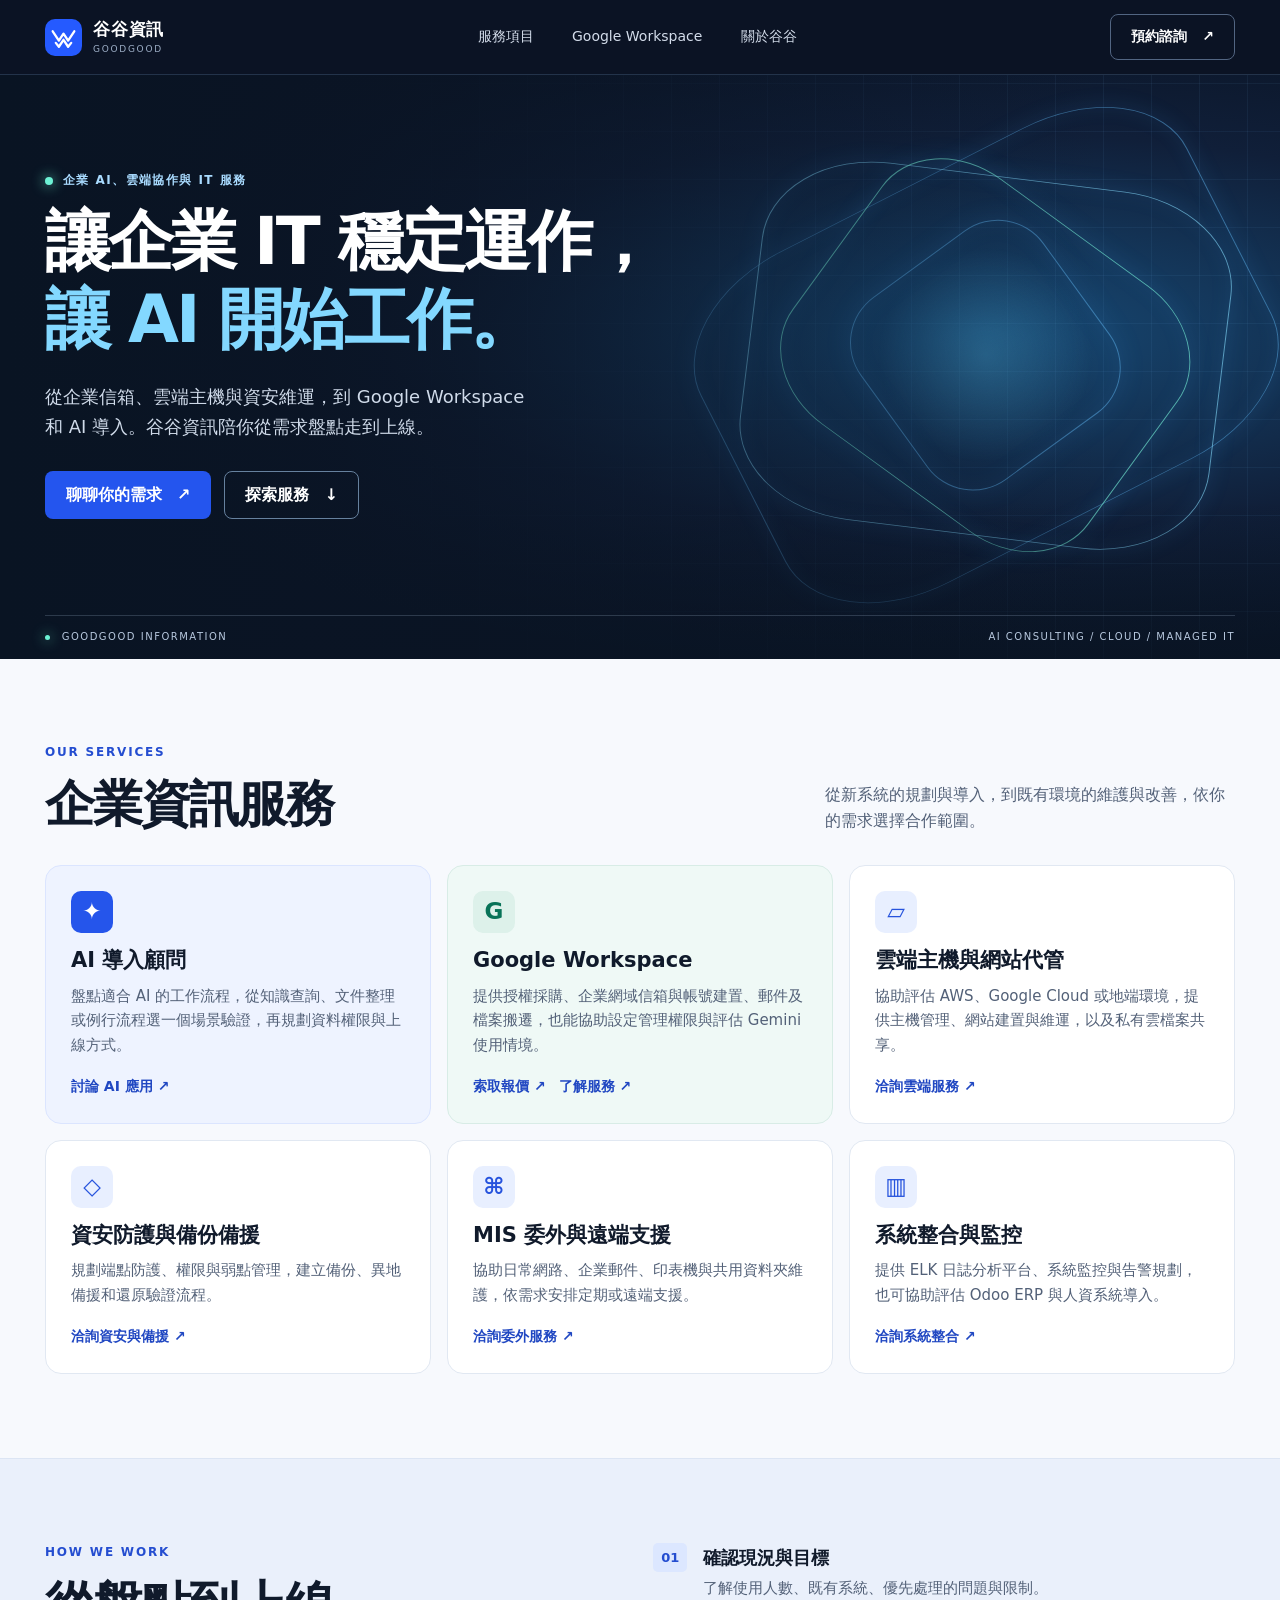
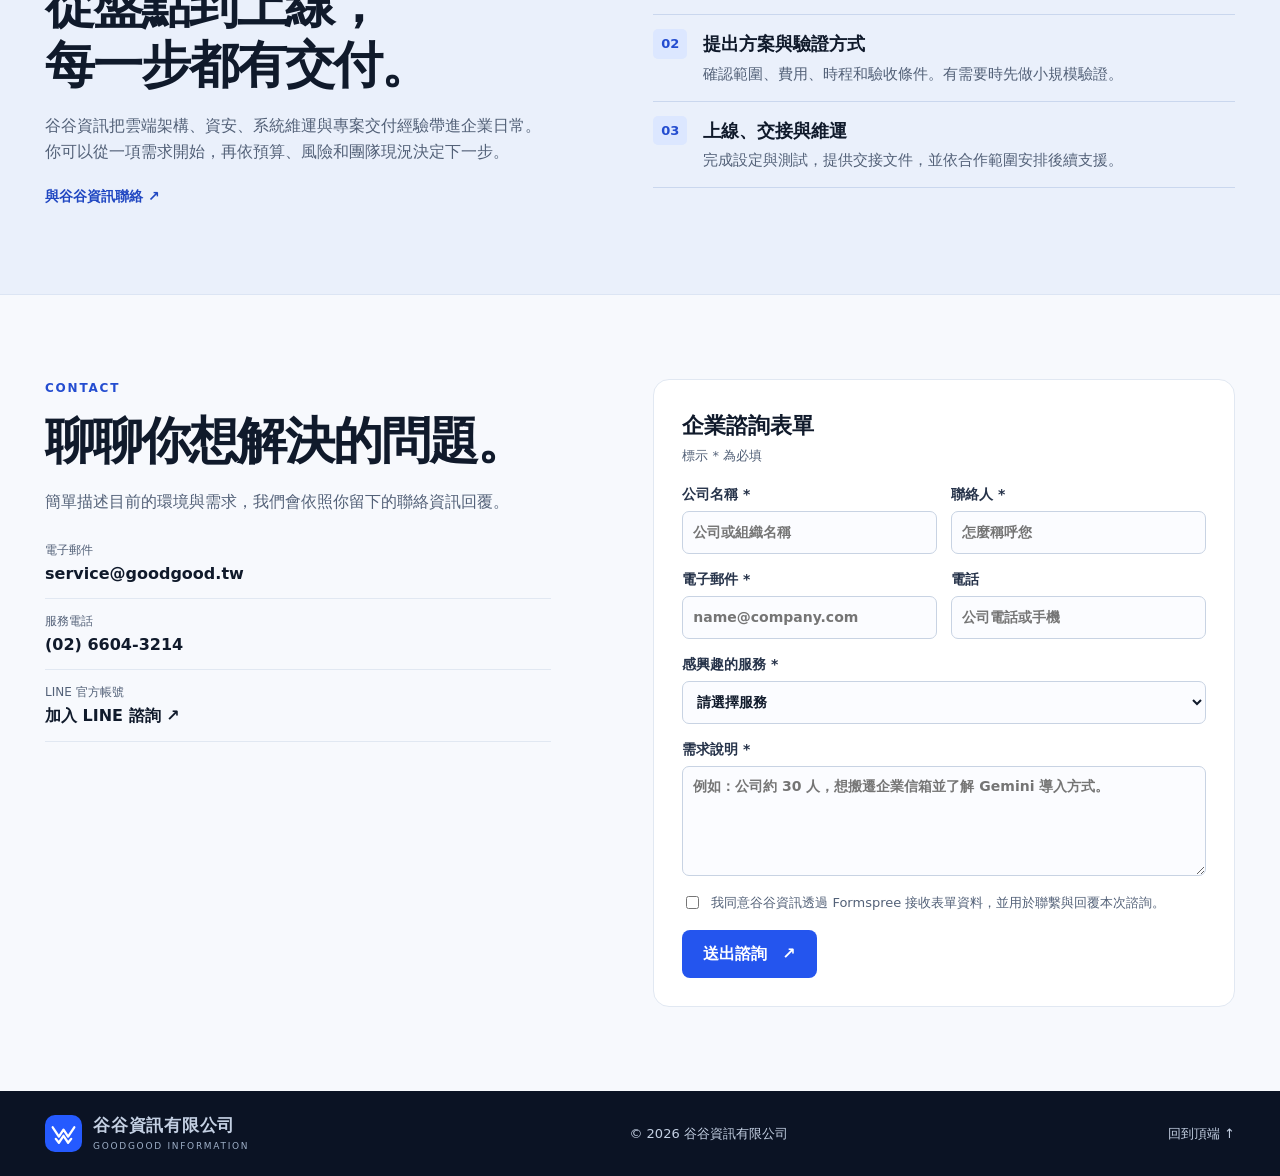
<file: index.html>
<!doctype html>
<html lang="zh-Hant-TW">
<head>
<meta charset="utf-8">
<meta name="viewport" content="width=device-width, initial-scale=1">
<meta name="description" content="谷谷資訊提供企業 AI 導入顧問、Google Workspace 採購與搬遷、雲端主機、資安備援及 MIS 委外服務。">
<meta name="theme-color" content="#0b1324">
<title>谷谷資訊 GoodGood｜AI 導入、Google Workspace 與企業 IT 服務</title>
<link rel="icon" href="assets/mark.svg" type="image/svg+xml">
<link rel="stylesheet" href="styles.css">
<script defer src="script.js"></script>
<script defer src="workspace.js"></script>
</head>
<body id="top">
<a href="#main" class="skip">跳至主要內容</a>
<header class="header">
  <div class="wrap nav">
    <a class="brand" href="#top" aria-label="谷谷資訊首頁"><img src="assets/mark.svg" width="37" height="37" alt=""><span><b>谷谷資訊</b><small>GOODGOOD</small></span></a>
    <button type="button" class="menu" aria-controls="nav-links" aria-expanded="false" hidden>選單 <span aria-hidden="true">☰</span></button>
    <nav id="nav-links" aria-label="主選單"><a href="#services">服務項目</a><a href="workspace.html">Google Workspace</a><a href="about.html">關於谷谷</a></nav>
    <a class="button nav-cta" href="#contact">預約諮詢 <span aria-hidden="true">↗</span></a>
  </div>
</header>
<main id="main">
<section class="hero" aria-labelledby="headline">
  <div class="hero-art" aria-hidden="true"><div class="hero-orbits"><span></span><span></span><span></span><span></span></div></div>
  <div class="wrap hero-inner">
    <p class="kicker hero-kicker"><i></i> 企業 AI、雲端協作與 IT 服務</p>
    <h1 id="headline">讓企業 IT 穩定運作，<br><em>讓 AI 開始工作。</em></h1>
    <p class="hero-description">從企業信箱、雲端主機與資安維運，到 Google Workspace 和 AI 導入。谷谷資訊陪你從需求盤點走到上線。</p>
    <div class="actions"><a class="button primary" href="#contact">聊聊你的需求 <span aria-hidden="true">↗</span></a><a class="button ghost" href="#services">探索服務 <span aria-hidden="true">↓</span></a></div>
  </div>
  <div class="wrap hero-footer" aria-hidden="true"><span><i></i> GOODGOOD INFORMATION</span><span>AI CONSULTING / CLOUD / MANAGED IT</span></div>
</section>
<section class="section wrap" id="services">
  <div class="section-head"><div><p class="kicker">OUR SERVICES</p><h2>企業資訊服務</h2></div><p>從新系統的規劃與導入，到既有環境的維護與改善，依你的需求選擇合作範圍。</p></div>
  <div class="cards">
    <article class="card card-ai" id="ai"><span class="icon" aria-hidden="true">✦</span><h3>AI 導入顧問</h3><p>盤點適合 AI 的工作流程，從知識查詢、文件整理或例行流程選一個場景驗證，再規劃資料權限與上線方式。</p><a href="#contact" data-topic="AI 導入顧問">討論 AI 應用 <span aria-hidden="true">↗</span></a></article>
    <article class="card card-workspace" id="workspace"><span class="icon google" aria-hidden="true">G</span><h3>Google Workspace</h3><p>提供授權採購、企業網域信箱與帳號建置、郵件及檔案搬遷，也能協助設定管理權限與評估 Gemini 使用情境。</p><div class="card-actions"><a href="#contact" data-topic="Google Workspace 採購與導入">索取報價 <span aria-hidden="true">↗</span></a><a href="workspace.html">了解服務 <span aria-hidden="true">↗</span></a></div></article>
    <article class="card"><span class="icon" aria-hidden="true">▱</span><h3>雲端主機與網站代管</h3><p>協助評估 AWS、Google Cloud 或地端環境，提供主機管理、網站建置與維運，以及私有雲檔案共享。</p><a href="#contact" data-topic="雲端主機與網站代管">洽詢雲端服務 <span aria-hidden="true">↗</span></a></article>
    <article class="card"><span class="icon" aria-hidden="true">◇</span><h3>資安防護與備份備援</h3><p>規劃端點防護、權限與弱點管理，建立備份、異地備援和還原驗證流程。</p><a href="#contact" data-topic="資安防護與備份備援">洽詢資安與備援 <span aria-hidden="true">↗</span></a></article>
    <article class="card"><span class="icon" aria-hidden="true">⌘</span><h3>MIS 委外與遠端支援</h3><p>協助日常網路、企業郵件、印表機與共用資料夾維護，依需求安排定期或遠端支援。</p><a href="#contact" data-topic="MIS 委外與遠端支援">洽詢委外服務 <span aria-hidden="true">↗</span></a></article>
    <article class="card"><span class="icon" aria-hidden="true">▥</span><h3>系統整合與監控</h3><p>提供 ELK 日誌分析平台、系統監控與告警規劃，也可協助評估 Odoo ERP 與人資系統導入。</p><a href="#contact" data-topic="系統整合與監控">洽詢系統整合 <span aria-hidden="true">↗</span></a></article>
  </div>
</section>
<section class="about section" id="about">
  <div class="wrap about-grid">
    <div><p class="kicker">HOW WE WORK</p><h2>從盤點到上線，<br>每一步都有交付。</h2><p>谷谷資訊把雲端架構、資安、系統維運與專案交付經驗帶進企業日常。你可以從一項需求開始，再依預算、風險和團隊現況決定下一步。</p><a class="text-link" href="#contact">與谷谷資訊聯絡 <span aria-hidden="true">↗</span></a></div>
    <ol class="steps">
      <li><b>01</b><div><h3>確認現況與目標</h3><p>了解使用人數、既有系統、優先處理的問題與限制。</p></div></li>
      <li><b>02</b><div><h3>提出方案與驗證方式</h3><p>確認範圍、費用、時程和驗收條件。有需要時先做小規模驗證。</p></div></li>
      <li><b>03</b><div><h3>上線、交接與維運</h3><p>完成設定與測試，提供交接文件，並依合作範圍安排後續支援。</p></div></li>
    </ol>
  </div>
</section>
<section class="section wrap contact" id="contact">
  <div class="contact-copy"><p class="kicker">CONTACT</p><h2>聊聊你想解決的問題。</h2><p>簡單描述目前的環境與需求，我們會依照你留下的聯絡資訊回覆。</p>
    <address><a href="mailto:service@goodgood.tw"><span>電子郵件</span><strong>service@goodgood.tw</strong></a><a href="tel:+886266043214"><span>服務電話</span><strong>(02) 6604-3214</strong></a><a href="https://lin.ee/8RBv5tV"><span>LINE 官方帳號</span><strong>加入 LINE 諮詢 <i aria-hidden="true">↗</i></strong></a></address>
  </div>
  <form id="consultation" action="https://formspree.io/f/xnpqwlad" method="post">
    <h3>企業諮詢表單</h3><p class="required-note">標示 * 為必填</p>
    <input type="hidden" name="source" value="谷谷資訊新版官網">
    <div class="form-grid">
      <label>公司名稱 *<input name="company" autocomplete="organization" required maxlength="120" placeholder="公司或組織名稱"></label>
      <label>聯絡人 *<input name="name" autocomplete="name" required maxlength="80" placeholder="怎麼稱呼您"></label>
      <label>電子郵件 *<input name="email" type="email" autocomplete="email" required maxlength="254" placeholder="name@company.com"></label>
      <label>電話<input name="phone" type="tel" autocomplete="tel" maxlength="40" placeholder="公司電話或手機"></label>
      <label class="wide">感興趣的服務 *<select id="topic" name="interest" required><option value="">請選擇服務</option><option>AI 導入顧問</option><option>Google Workspace 採購與導入</option><option>雲端主機與網站代管</option><option>資安防護與備份備援</option><option>MIS 委外與遠端支援</option><option>系統整合與監控</option><option>其他需求／想先討論</option></select></label>
      <label class="wide">需求說明 *<textarea name="message" required maxlength="2000" rows="4" placeholder="例如：公司約 30 人，想搬遷企業信箱並了解 Gemini 導入方式。"></textarea></label>
    </div>
    <label class="consent"><input name="consent" type="checkbox" value="同意" required><span>我同意谷谷資訊透過 Formspree 接收表單資料，並用於聯繫與回覆本次諮詢。</span></label>
    <button class="button primary" type="submit">送出諮詢 <span aria-hidden="true">↗</span></button>
    <p class="form-status" id="form-status" role="status"></p>
  </form>
</section>
</main>
<footer class="footer"><div class="wrap footer-inner"><a class="brand" href="#top"><img src="assets/mark.svg" width="37" height="37" alt=""><span><b>谷谷資訊有限公司</b><small>GOODGOOD INFORMATION</small></span></a><p>© 2026 谷谷資訊有限公司</p><a class="back-top" href="#top">回到頂端 ↑</a></div></footer>
</body>
</html>
</file>
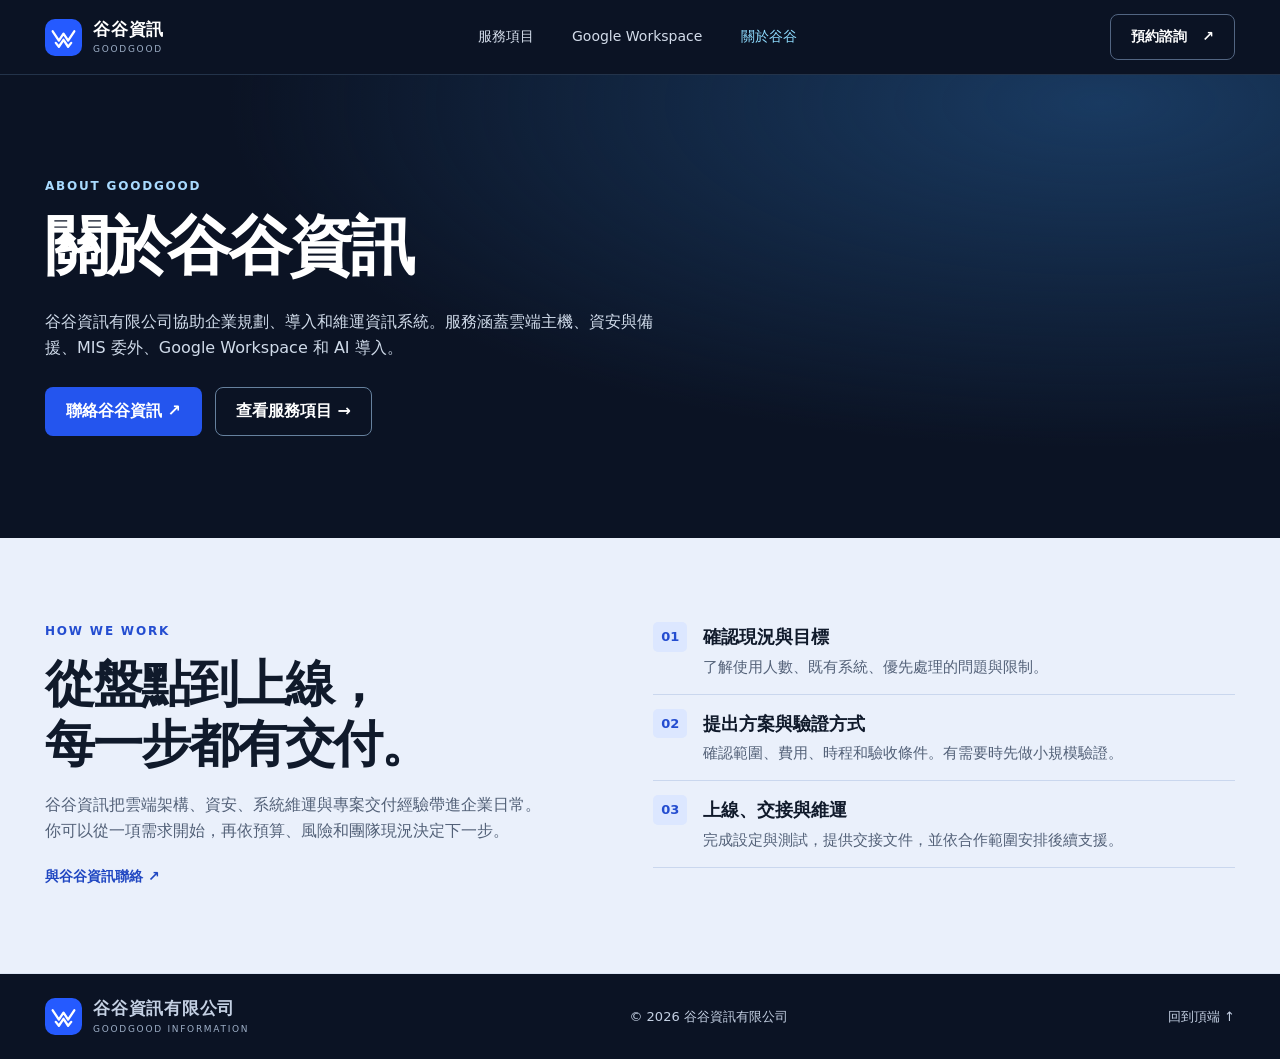
<file: about.html>
<!doctype html>
<html lang="zh-Hant-TW">
<head>
<meta charset="utf-8">
<meta name="viewport" content="width=device-width, initial-scale=1">
<meta name="description" content="認識谷谷資訊有限公司的企業 IT、雲端架構、資安與系統維運服務。">
<meta name="theme-color" content="#0b1324">
<title>關於谷谷｜谷谷資訊 GoodGood</title>
<link rel="icon" href="assets/mark.svg" type="image/svg+xml">
<link rel="stylesheet" href="styles.css">
<script defer src="script.js"></script>
</head>
<body id="top">
<a href="#main" class="skip">跳至主要內容</a>
<header class="header">
  <div class="wrap nav">
    <a class="brand" href="index.html" aria-label="谷谷資訊首頁"><img src="assets/mark.svg" width="37" height="37" alt=""><span><b>谷谷資訊</b><small>GOODGOOD</small></span></a>
    <button type="button" class="menu" aria-controls="nav-links" aria-expanded="false" hidden>選單 <span aria-hidden="true">☰</span></button>
    <nav id="nav-links" aria-label="主選單"><a href="index.html#services">服務項目</a><a href="workspace.html">Google Workspace</a><a href="about.html" aria-current="page">關於谷谷</a></nav>
    <a class="button nav-cta" href="index.html#contact">預約諮詢 <span aria-hidden="true">↗</span></a>
  </div>
</header>
<main id="main">
  <section class="page-intro">
    <div class="wrap">
      <p class="kicker">ABOUT GOODGOOD</p>
      <h1>關於谷谷資訊</h1>
      <p>谷谷資訊有限公司協助企業規劃、導入和維運資訊系統。服務涵蓋雲端主機、資安與備援、MIS 委外、Google Workspace 和 AI 導入。</p>
      <div class="actions"><a class="button primary" href="index.html#contact">聯絡谷谷資訊 ↗</a><a class="button ghost" href="index.html#services">查看服務項目 →</a></div>
    </div>
  </section>
  <section class="about section" id="process">
  <div class="wrap about-grid">
    <div><p class="kicker">HOW WE WORK</p><h2>從盤點到上線，<br>每一步都有交付。</h2><p>谷谷資訊把雲端架構、資安、系統維運與專案交付經驗帶進企業日常。你可以從一項需求開始，再依預算、風險和團隊現況決定下一步。</p><a class="text-link" href="index.html#contact">與谷谷資訊聯絡 <span aria-hidden="true">↗</span></a></div>
    <ol class="steps">
      <li><b>01</b><div><h3>確認現況與目標</h3><p>了解使用人數、既有系統、優先處理的問題與限制。</p></div></li>
      <li><b>02</b><div><h3>提出方案與驗證方式</h3><p>確認範圍、費用、時程和驗收條件。有需要時先做小規模驗證。</p></div></li>
      <li><b>03</b><div><h3>上線、交接與維運</h3><p>完成設定與測試，提供交接文件，並依合作範圍安排後續支援。</p></div></li>
    </ol>
  </div>
</section>

</main>
<footer class="footer"><div class="wrap footer-inner"><a class="brand" href="index.html"><img src="assets/mark.svg" width="37" height="37" alt=""><span><b>谷谷資訊有限公司</b><small>GOODGOOD INFORMATION</small></span></a><p>© 2026 谷谷資訊有限公司</p><a class="back-top" href="#top">回到頂端 ↑</a></div></footer>
</body>
</html>
</file>
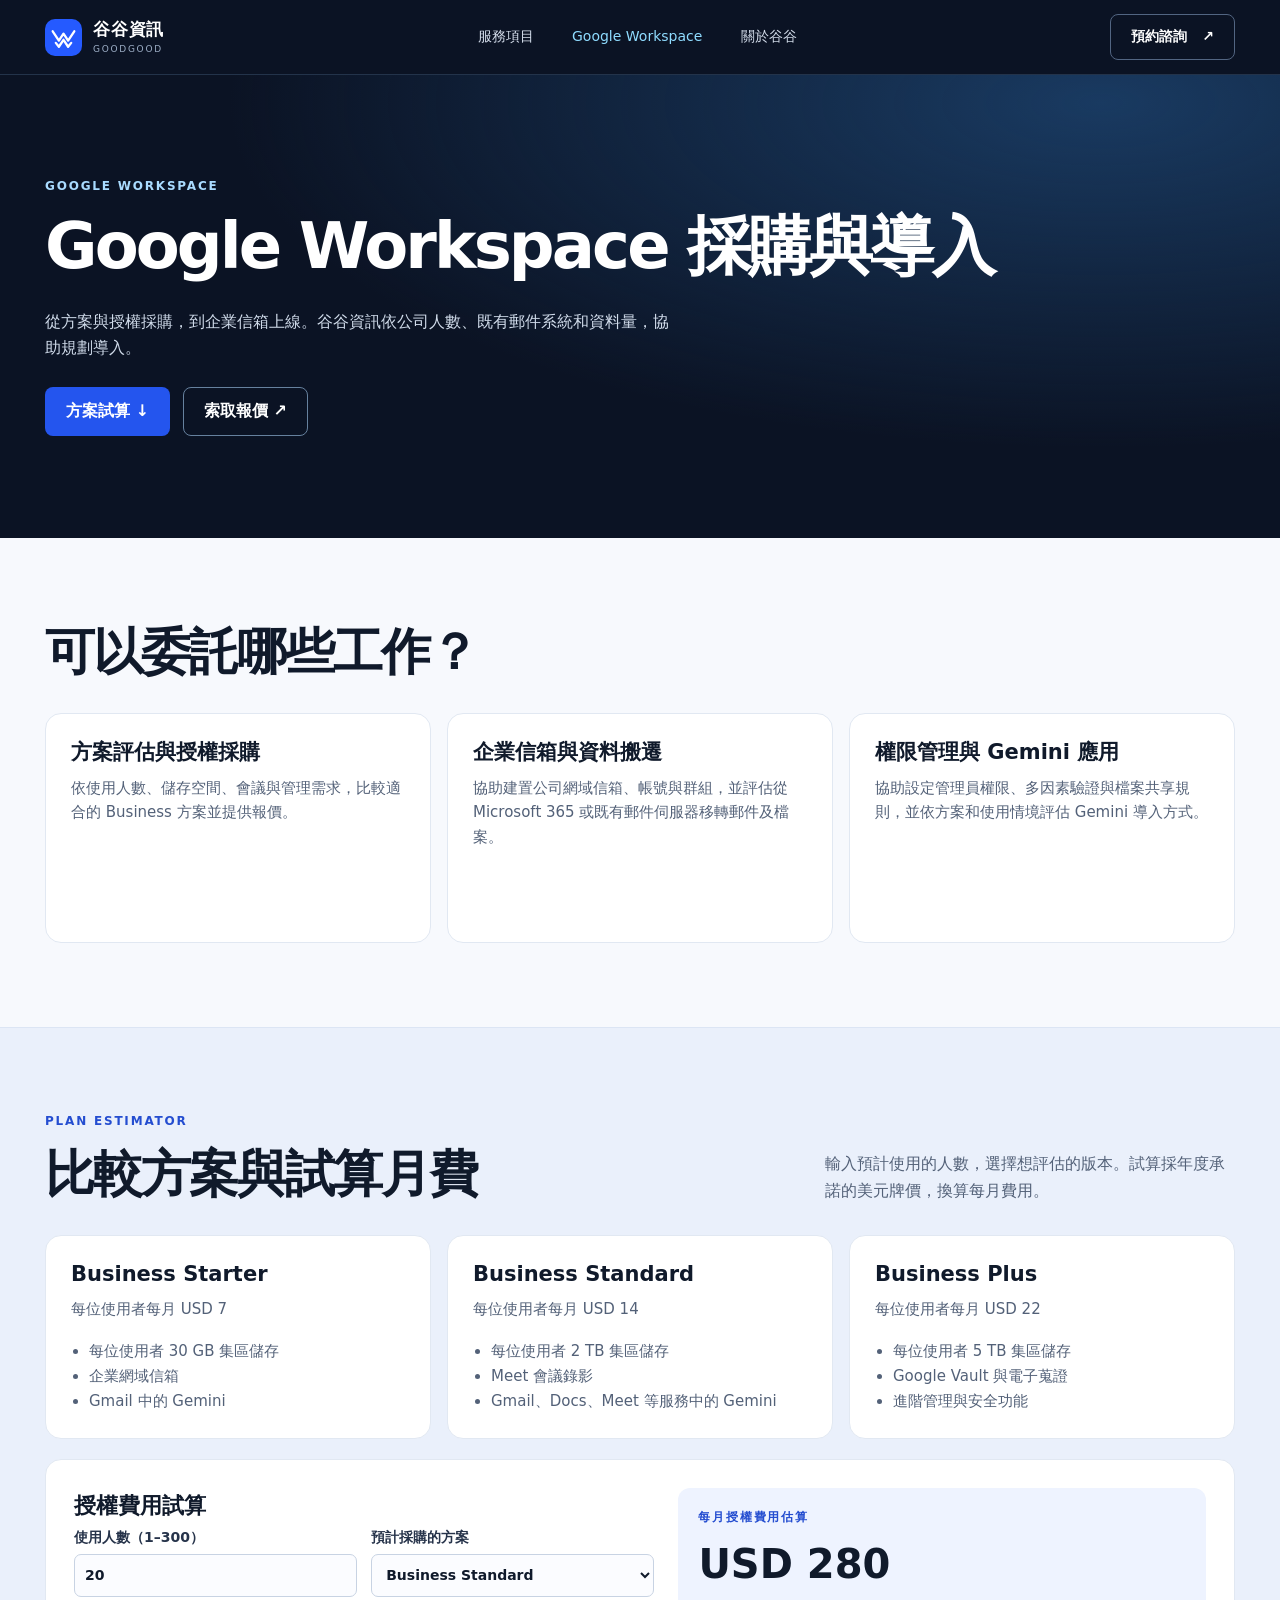
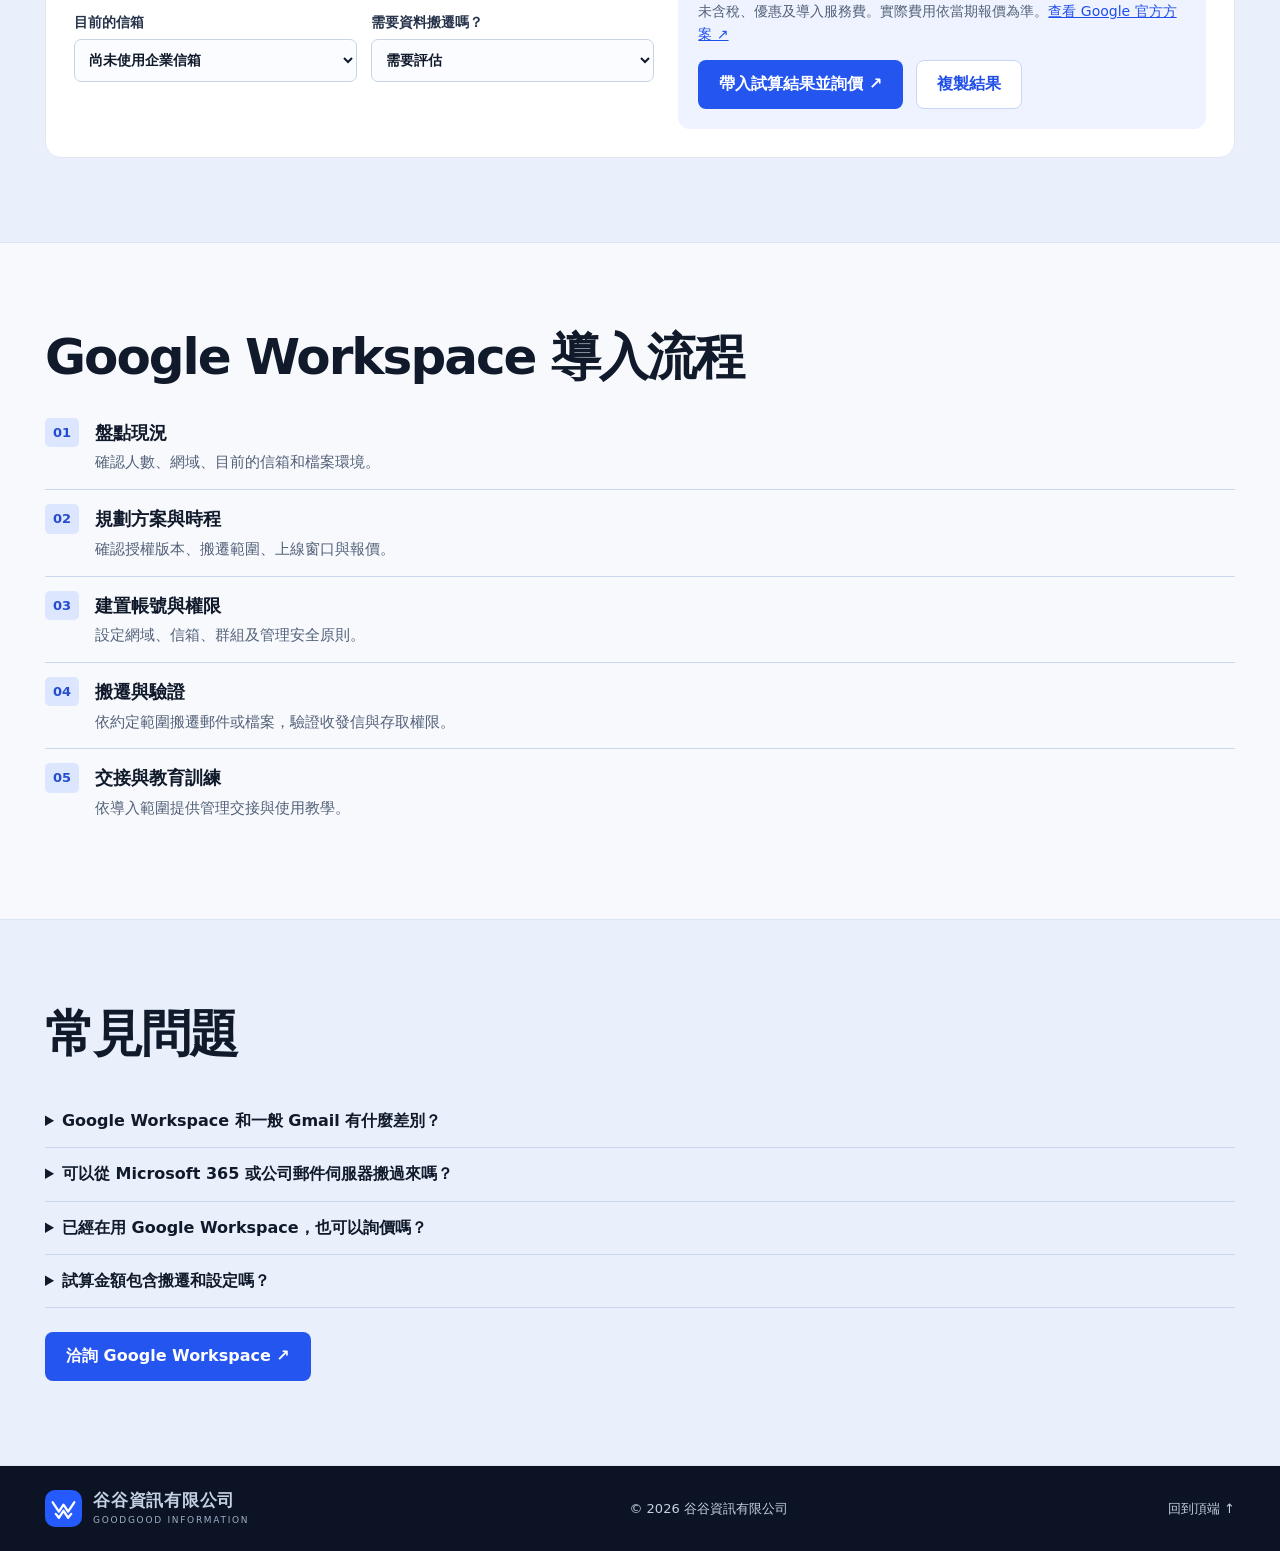
<file: workspace.html>
<!doctype html>
<html lang="zh-Hant-TW">
<head>
<meta charset="utf-8">
<meta name="viewport" content="width=device-width, initial-scale=1">
<meta name="description" content="谷谷資訊提供 Google Workspace 授權採購、企業信箱、資料搬遷與管理安全設定。">
<meta name="theme-color" content="#0b1324">
<title>Google Workspace 採購與導入｜谷谷資訊 GoodGood</title>
<link rel="icon" href="assets/mark.svg" type="image/svg+xml">
<link rel="stylesheet" href="styles.css">
<script defer src="script.js"></script>
<script defer src="workspace.js"></script>
</head>
<body id="top">
<a href="#main" class="skip">跳至主要內容</a>
<header class="header">
  <div class="wrap nav">
    <a class="brand" href="index.html" aria-label="谷谷資訊首頁"><img src="assets/mark.svg" width="37" height="37" alt=""><span><b>谷谷資訊</b><small>GOODGOOD</small></span></a>
    <button type="button" class="menu" aria-controls="nav-links" aria-expanded="false" hidden>選單 <span aria-hidden="true">☰</span></button>
    <nav id="nav-links" aria-label="主選單"><a href="index.html#services">服務項目</a><a href="workspace.html" aria-current="page">Google Workspace</a><a href="about.html">關於谷谷</a></nav>
    <a class="button nav-cta" href="index.html#contact">預約諮詢 <span aria-hidden="true">↗</span></a>
  </div>
</header>
<main id="main">
  <section class="page-intro">
    <div class="wrap">
      <p class="kicker">GOOGLE WORKSPACE</p>
      <h1>Google Workspace 採購與導入</h1>
      <p>從方案與授權採購，到企業信箱上線。谷谷資訊依公司人數、既有郵件系統和資料量，協助規劃導入。</p>
      <div class="actions"><a class="button primary" href="#plans">方案試算 ↓</a><a class="button ghost" href="index.html?service=workspace#contact">索取報價 ↗</a></div>
    </div>
  </section>
  <section class="section wrap">
    <div class="section-head"><h2>可以委託哪些工作？</h2></div>
    <div class="cards">
      <article class="card"><h3>方案評估與授權採購</h3><p>依使用人數、儲存空間、會議與管理需求，比較適合的 Business 方案並提供報價。</p></article>
      <article class="card"><h3>企業信箱與資料搬遷</h3><p>協助建置公司網域信箱、帳號與群組，並評估從 Microsoft 365 或既有郵件伺服器移轉郵件及檔案。</p></article>
      <article class="card"><h3>權限管理與 Gemini 應用</h3><p>協助設定管理員權限、多因素驗證與檔案共享規則，並依方案和使用情境評估 Gemini 導入方式。</p></article>
    </div>
  </section>
  <section class="section about" id="plans">
    <div class="wrap">
      <div class="section-head"><div><p class="kicker">PLAN ESTIMATOR</p><h2>比較方案與試算月費</h2></div><p>輸入預計使用的人數，選擇想評估的版本。試算採年度承諾的美元牌價，換算每月費用。</p></div>
      <div class="cards plan-cards">
        <article class="card"><h3>Business Starter</h3><p>每位使用者每月 USD 7</p><ul><li>每位使用者 30 GB 集區儲存</li><li>企業網域信箱</li><li>Gmail 中的 Gemini</li></ul></article>
        <article class="card"><h3>Business Standard</h3><p>每位使用者每月 USD 14</p><ul><li>每位使用者 2 TB 集區儲存</li><li>Meet 會議錄影</li><li>Gmail、Docs、Meet 等服務中的 Gemini</li></ul></article>
        <article class="card"><h3>Business Plus</h3><p>每位使用者每月 USD 22</p><ul><li>每位使用者 5 TB 集區儲存</li><li>Google Vault 與電子蒐證</li><li>進階管理與安全功能</li></ul></article>
      </div>
      <form class="workspace-calc" id="workspace-calculator" action="index.html#contact" method="get">
        <input type="hidden" name="service" value="workspace">
        <div>
          <h3>授權費用試算</h3>
          <div class="form-grid">
            <label>使用人數（1–300）<input name="seats" type="number" min="1" max="300" step="1" value="20" required></label>
            <label>預計採購的方案<select name="plan"><option value="starter">Business Starter</option><option value="standard" selected>Business Standard</option><option value="plus">Business Plus</option></select></label>
            <label>目前的信箱<select name="mail"><option>尚未使用企業信箱</option><option>Gmail</option><option>Google Workspace</option><option>Microsoft 365</option><option>公司郵件伺服器</option><option>其他</option></select></label>
            <label>需要資料搬遷嗎？<select name="migration"><option>需要評估</option><option>需要</option><option>不需要</option></select></label>
          </div>
        </div>
        <div class="estimate">
          <p class="kicker">每月授權費用估算</p>
          <output id="workspace-total" aria-live="polite">USD 280</output>
          <p>未含稅、優惠及導入服務費。實際費用依當期報價為準。<a href="https://workspace.google.com/pricing.html">查看 Google 官方方案 ↗</a></p>
          <div class="actions"><button class="button primary" type="submit">帶入試算結果並詢價 ↗</button><button class="button copy-estimate" id="copy-workspace-estimate" type="button" hidden>複製結果</button></div>
          <p class="form-status" id="workspace-copy-status" role="status"></p>
        </div>
      </form>
    </div>
  </section>
  <section class="section wrap" id="process">
    <div class="section-head"><h2>Google Workspace 導入流程</h2></div>
    <ol class="steps workspace-steps">
      <li><b>01</b><div><h3>盤點現況</h3><p>確認人數、網域、目前的信箱和檔案環境。</p></div></li>
      <li><b>02</b><div><h3>規劃方案與時程</h3><p>確認授權版本、搬遷範圍、上線窗口與報價。</p></div></li>
      <li><b>03</b><div><h3>建置帳號與權限</h3><p>設定網域、信箱、群組及管理安全原則。</p></div></li>
      <li><b>04</b><div><h3>搬遷與驗證</h3><p>依約定範圍搬遷郵件或檔案，驗證收發信與存取權限。</p></div></li>
      <li><b>05</b><div><h3>交接與教育訓練</h3><p>依導入範圍提供管理交接與使用教學。</p></div></li>
    </ol>
  </section>
  <section class="section about" id="faq">
    <div class="wrap workspace-faq">
      <div class="section-head"><h2>常見問題</h2></div>
      <details><summary>Google Workspace 和一般 Gmail 有什麼差別？</summary><p>企業可使用自己的網域信箱，並集中管理員工帳號、資料共享權限與安全設定。</p></details>
      <details><summary>可以從 Microsoft 365 或公司郵件伺服器搬過來嗎？</summary><p>可以先評估。可搬遷的資料類型、時程與做法取決於來源系統、資料量及現行設定。</p></details>
      <details><summary>已經在用 Google Workspace，也可以詢價嗎？</summary><p>可以。請提供現有方案、人數及合約到期日，方便評估後續採購方式。</p></details>
      <details><summary>試算金額包含搬遷和設定嗎？</summary><p>試算只涵蓋授權費用。谷谷資訊會依使用人數、所選方案、資料量與導入範圍提供報價。</p></details>
      <a class="button primary" href="index.html?service=workspace#contact">洽詢 Google Workspace ↗</a>
    </div>
  </section>
</main>
<footer class="footer"><div class="wrap footer-inner"><a class="brand" href="index.html"><img src="assets/mark.svg" width="37" height="37" alt=""><span><b>谷谷資訊有限公司</b><small>GOODGOOD INFORMATION</small></span></a><p>© 2026 谷谷資訊有限公司</p><a class="back-top" href="#top">回到頂端 ↑</a></div></footer>
</body>
</html>
</file>
<file: styles.css>
:root{--ink:#101a2b;--muted:#536178;--blue:#204fe8;--night:#0b1324;--line:#e1e8f2;--wrap:1190px;color-scheme:light}
*,*::before,*::after{box-sizing:border-box}
html{scroll-behavior:smooth}
body{margin:0;color:var(--ink);background:#f7f9fd;font-family:Inter,"PingFang TC","Microsoft JhengHei","Noto Sans CJK TC",system-ui,sans-serif;line-height:1.65}
img{display:block;max-width:100%}
a{color:inherit;text-decoration:none}
button,input,select,textarea{font:inherit}
button{cursor:pointer}
:focus-visible{outline:3px solid #438bff;outline-offset:4px}
.wrap{width:min(var(--wrap),calc(100% - 80px));margin-inline:auto}
[id]{scroll-margin-top:96px}
.skip{position:fixed;top:8px;left:8px;transform:translateY(-150%);z-index:10;background:#fff;padding:12px}
.skip:focus{transform:none}
.header{position:sticky;top:0;z-index:5;background:var(--night);color:#fff;border-bottom:1px solid #23334a}
.nav{min-height:74px;display:flex;align-items:center;justify-content:space-between;gap:28px}
.brand{display:inline-flex;align-items:center;gap:11px;white-space:nowrap}
.brand b,.brand small{display:block;line-height:1.25}
.brand b{font-size:17px;letter-spacing:.045em}
.brand small{font-size:9px;letter-spacing:.19em;color:#9eafc7;margin-top:4px}
.nav nav{display:flex;align-items:center;gap:clamp(18px,3vw,42px);font-size:14px;color:#d3dcea}
.nav nav a:hover,.back-top:hover{color:#8fdcff}
.button{min-height:46px;display:inline-flex;align-items:center;justify-content:center;gap:15px;padding:10px 20px;border:1px solid transparent;border-radius:8px;font-weight:700;white-space:nowrap;transition:background .2s,transform .2s,border-color .2s}
.button:hover{transform:translateY(-2px)}
.nav-cta{font-size:14px;border-color:#526582}
.nav-cta:hover,.ghost:hover{background:#ffffff16}
.menu{display:none}
.hero{position:relative;isolation:isolate;overflow:hidden;background:#0a1425;color:#fff}
.hero-art,.hero::after{position:absolute;inset:0}
.hero-art{z-index:-2;overflow:hidden;background:radial-gradient(ellipse at 77% 44%,#174974 0%,#101f39 43%,#0a1425 73%)}
.hero-art::before{content:"";position:absolute;inset:0;background:repeating-linear-gradient(0deg,transparent 0 47px,#72b7ed12 47px 48px),repeating-linear-gradient(90deg,transparent 0 47px,#72b7ed12 47px 48px);mask-image:linear-gradient(90deg,transparent 18%,#000 85%)}
.hero-orbits{position:absolute;top:48%;left:77%;width:clamp(330px,52vw,800px);aspect-ratio:1;transform:translate(-50%,-50%);display:grid;place-items:center}
.hero-orbits span{position:absolute;width:82%;height:82%;border:1px solid #65bdfa78;border-radius:25%;transform:rotate(-27deg) scaleY(.68);box-shadow:0 0 28px #46acff1c,inset 0 0 24px #46acff16;animation:orbit-breathe 7s ease-in-out infinite alternate}
.hero-orbits span:nth-child(2){width:71%;height:71%;transform:rotate(7deg) scaleY(.76);border-color:#86ddff9c;animation-delay:-2s}
.hero-orbits span:nth-child(3){width:55%;height:55%;transform:rotate(36deg) scaleY(.83);border-color:#72e7d2b0;animation-delay:-4s}
.hero-orbits span:nth-child(4){width:34%;height:34%;transform:rotate(54deg);background:radial-gradient(circle,#5fcefa47,transparent 68%);animation-delay:-6s}
@keyframes orbit-breathe{to{opacity:.44}}
.hero::after{content:"";z-index:-1;background:linear-gradient(90deg,#091423 0%,#0a1424ea 24%,#0a142470 56%,transparent 86%),linear-gradient(0deg,#091423b0,transparent 27%)}
.hero-inner{min-height:540px;display:flex;flex-direction:column;align-items:flex-start;justify-content:center;padding-block:65px}
.kicker{margin:0 0 12px;color:#244dd0;font-size:12px;font-weight:800;letter-spacing:.15em}
.hero-kicker{color:#a9dbff;display:flex;align-items:center;gap:10px;letter-spacing:.12em}
.hero-kicker i,.hero-footer i{display:inline-block;width:8px;height:8px;border-radius:50%;background:#6df2d5;box-shadow:0 0 13px #6df2d5;animation:pulse 3s ease-in-out infinite}
@keyframes pulse{50%{box-shadow:0 0 17px 4px #6df2d54d}}
h1,h2,h3,p{margin-top:0}
h1{font-size:clamp(36px,5.15vw,76px);letter-spacing:-.045em;line-height:1.18;margin-bottom:24px;font-weight:850}
h1 em{font-style:normal;color:#83d8ff}
.hero-description{max-width:480px;color:#d0dbea;font-size:clamp(16px,1.5vw,18px);margin-bottom:29px}
.actions,.card-actions{display:flex;align-items:center;gap:13px;flex-wrap:wrap}
.primary{color:#fff;background:#2455ee}
.primary:hover{background:#1843d2}
.ghost{border-color:#66819e}
.hero-footer{display:flex;justify-content:space-between;align-items:center;border-top:1px solid #b2c8e335;color:#b8c9df;font-size:10px;letter-spacing:.15em;padding-block:13px}
.hero-footer i{width:5px;height:5px;margin-right:7px}
.section{padding-block:84px}
.section-head{display:flex;align-items:end;justify-content:space-between;gap:25px;margin-bottom:31px}
.section-head>p{max-width:410px;color:var(--muted);margin:0}
h2{font-size:clamp(31px,4vw,50px);letter-spacing:-.04em;line-height:1.2;margin-bottom:0}
.cards{display:grid;grid-template-columns:repeat(3,minmax(0,1fr));gap:16px}
.card{display:flex;flex-direction:column;align-items:flex-start;min-height:230px;background:white;border:1px solid var(--line);border-radius:16px;padding:25px;transition:transform .23s,border-color .23s,box-shadow .23s}
.card:hover,.card:focus-within{transform:translateY(-4px);border-color:#acbdf5;box-shadow:0 13px 25px #192c6920}
.card-ai{background:#eef3ff;border-color:#dbe5ff}
.card-workspace{background:#eff9f6;border-color:#d8ece6}
.icon{display:grid;place-items:center;width:42px;height:42px;background:#e8efff;border-radius:10px;color:#2653dd;font-size:23px;font-weight:800;margin-bottom:14px}
.card-ai .icon{background:#2555eb;color:#fff}
.google{background:#ddf1ea;color:#087358}
.card h3{font-size:21px;line-height:1.3;margin-bottom:9px}
.card p{color:var(--muted);font-size:15px;margin-bottom:17px}
.card>a,.card-actions{margin-top:auto}
.card a,.text-link{color:#2047c2;font-weight:750;font-size:14px}
.card a:hover,.text-link:hover{text-decoration:underline}
.about{background:#eaf0fb;border-block:1px solid #dce5f4}
.about-grid,.contact{display:grid;grid-template-columns:1fr 1.15fr;gap:clamp(30px,8vw,106px);align-items:start}
.about-grid>div>p:not(.kicker),.contact-copy>p:not(.kicker){color:var(--muted);margin:18px 0}
.steps{list-style:none;padding:0;margin:0}
.steps li{display:flex;gap:16px;align-items:start;padding:14px 0;border-bottom:1px solid #cad7ee}
.steps li:first-child{padding-top:0}
.steps li>b{color:#244dd0;background:#dce7ff;padding:4px 8px;border-radius:5px;font-size:13px}
.steps h3{font-size:18px;margin-bottom:3px}
.steps p{color:var(--muted);margin:0;font-size:15px}
address{font-style:normal;display:grid;gap:13px;margin-top:26px}
address a{padding-bottom:11px;border-bottom:1px solid var(--line);overflow-wrap:anywhere}
address a:hover strong{color:var(--blue)}
address span{display:block;color:var(--muted);font-size:12px}
address i{font-style:normal}
form{padding:28px;background:white;border:1px solid var(--line);border-radius:16px}
form h3{margin-bottom:1px;font-size:22px}
.required-note{font-size:13px;color:var(--muted);margin-bottom:16px}
.form-grid{display:grid;grid-template-columns:1fr 1fr;gap:14px}
.form-grid label{display:grid;gap:5px;min-width:0;color:#26334a;font-size:14px;font-weight:700}
.wide{grid-column:1/-1}
input:not([type=checkbox]),select,textarea{border:1px solid #c8d3e3;border-radius:7px;background:#fbfcff;color:var(--ink);width:100%;min-height:43px;padding:8px 10px}
textarea{resize:vertical}
.consent{display:flex;align-items:flex-start;gap:9px;font-size:13px;color:var(--muted);margin:16px 0}
.consent input{margin-top:4px;accent-color:var(--blue)}
button:disabled{opacity:.65;cursor:wait}
.form-status{margin:10px 0 0;font-size:14px}
.form-status:empty{margin:0}
.success{color:#08704e}.error{color:#a42630}
.footer{background:var(--night);color:#c4d0e3;padding:24px 0}
.footer-inner{display:flex;align-items:center;justify-content:space-between;gap:18px;flex-wrap:wrap}
.footer p,.back-top{font-size:13px;margin:0}
@media(max-width:920px){.wrap{width:calc(100% - 48px)}.nav{gap:15px}.nav nav{gap:16px}.cards{grid-template-columns:repeat(2,minmax(0,1fr))}.section{padding-block:62px}}
@media(max-width:740px){.nav{min-height:65px;flex-wrap:wrap;position:relative}.nav-cta{display:none}.menu:not([hidden]){display:block;border:1px solid #526582;border-radius:7px;background:none;color:#fff;padding:6px 10px}.menu span{margin-left:6px}.nav nav{width:100%;flex-wrap:wrap;padding-bottom:12px}.nav nav.enhanced{display:none}.nav nav.is-open{display:grid;position:absolute;left:0;top:100%;background:#101c30;padding:14px;border:1px solid #354967;border-radius:0 0 12px 12px;gap:0}.nav nav.is-open a{padding:8px}.section-head{align-items:start;flex-direction:column;gap:12px}.about-grid,.contact{grid-template-columns:1fr}}
@media(max-width:540px){.wrap{width:calc(100% - 36px)}.section{padding-block:49px}.hero-inner{min-height:530px;padding-block:90px 42px;justify-content:end}.hero-orbits{left:67%;top:29%}.hero::after{background:linear-gradient(0deg,#091423 6%,#091423ef 39%,#09142375 73%,#09142332 100%)}.hero-footer span+span{display:none}.hero-description{margin-bottom:21px}.cards,.form-grid{grid-template-columns:1fr}.card{min-height:0}.actions .button{padding-inline:13px;gap:8px}form{padding:19px}.footer-inner{gap:10px 18px}}
@media(prefers-reduced-motion:reduce){*,*::before,*::after{scroll-behavior:auto!important;animation:none!important;transition:none!important}.button:hover,.card:hover,.card:focus-within{transform:none}}

.nav nav a[aria-current="page"]{color:#8fdcff}
.page-intro{background:radial-gradient(ellipse at 86% 6%,#193a61,transparent 56%),var(--night);color:white;padding-block:clamp(48px,8vw,108px)}
.page-intro .kicker{color:#a9dbff}
.page-intro h1{font-size:clamp(32px,5vw,64px)}
.page-intro p:not(.kicker){color:#d0dbea;max-width:630px;margin-bottom:26px}
#process{border-top:0}

.plan-cards .card{min-height:0}
.plan-cards ul{margin:0;padding-left:1.2em;color:var(--muted);font-size:15px}
.workspace-calc{display:grid;grid-template-columns:1.1fr 1fr;gap:24px;margin-top:20px}
.estimate{background:#eef3ff;border-radius:12px;padding:20px}
.estimate output{display:block;font-size:clamp(26px,4vw,40px);font-weight:800;line-height:1.2;margin-bottom:12px}
.estimate p:not(.kicker){font-size:14px;color:var(--muted)}
.estimate p a{color:var(--blue);text-decoration:underline}
.copy-estimate{background:white;color:var(--blue);border-color:#c8d6fc}
.copy-estimate[hidden]{display:none}
.workspace-steps li:last-child{border-bottom:0}
.workspace-faq details{border-bottom:1px solid #cad7ee;padding:13px 0}
.workspace-faq summary{cursor:pointer;font-weight:700}
.workspace-faq details p{color:var(--muted);margin:8px 0 0}
.workspace-faq>.button{margin-top:24px}
@media(max-width:740px){.workspace-calc{grid-template-columns:1fr}}
@media(max-width:380px){.estimate{padding:14px}.estimate .button{white-space:normal}}
</file>
